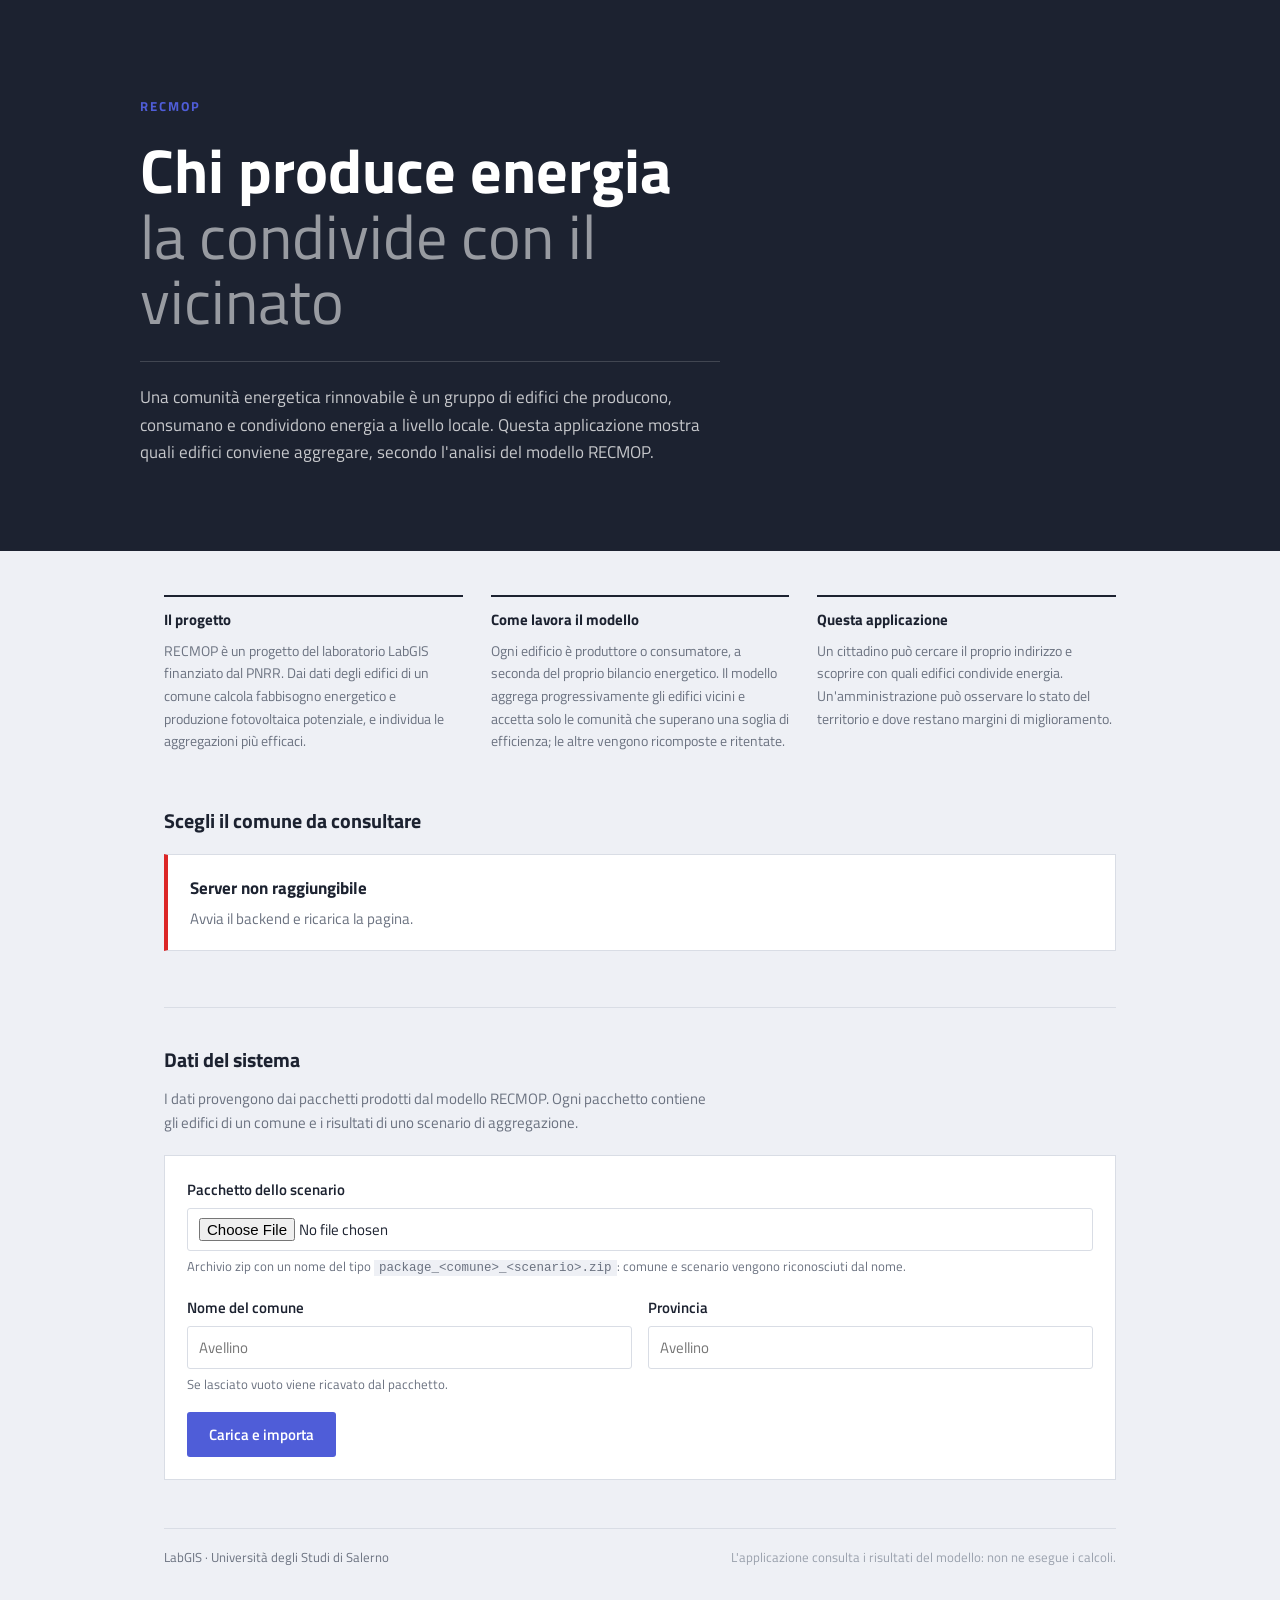
<file: frontend/index.html>
<!DOCTYPE html>
<html lang="it">
<head>
  <meta charset="utf-8">
  <meta name="viewport" content="width=device-width, initial-scale=1">
  <title>RECMOP — Comunità energetiche rinnovabili</title>

  <link rel="preconnect" href="https://fonts.googleapis.com">
  <link rel="preconnect" href="https://fonts.gstatic.com" crossorigin>
  <link href="https://fonts.googleapis.com/css2?family=Titillium+Web:wght@400;600;700&display=swap" rel="stylesheet">

  <link rel="stylesheet" href="css/base.css">
</head>
<body class="avvio">

  <header id="apertura">
    <div class="dentro">
      <p class="progetto">RECMOP</p>
      <h1>
        Chi produce energia<br>
        <span class="secondo">la condivide con il vicinato</span>
      </h1>
      <p class="sommario">
        Una comunità energetica rinnovabile è un gruppo di edifici che producono,
        consumano e condividono energia a livello locale. Questa applicazione mostra
        quali edifici conviene aggregare, secondo l'analisi del modello RECMOP.
      </p>
    </div>
  </header>

  <main id="ingresso">

    <section class="presentazione">
      <div class="voce-presentazione">
        <h2>Il progetto</h2>
        <p>
          RECMOP è un progetto del laboratorio LabGIS finanziato dal PNRR. Dai dati
          degli edifici di un comune calcola fabbisogno energetico e produzione
          fotovoltaica potenziale, e individua le aggregazioni più efficaci.
        </p>
      </div>

      <div class="voce-presentazione">
        <h2>Come lavora il modello</h2>
        <p>
          Ogni edificio è produttore o consumatore, a seconda del proprio bilancio
          energetico. Il modello aggrega progressivamente gli edifici vicini e
          accetta solo le comunità che superano una soglia di efficienza; le altre
          vengono ricomposte e ritentate.
        </p>
      </div>

      <div class="voce-presentazione">
        <h2>Questa applicazione</h2>
        <p>
          Un cittadino può cercare il proprio indirizzo e scoprire con quali edifici
          condivide energia. Un'amministrazione può osservare lo stato del territorio
          e dove restano margini di miglioramento.
        </p>
      </div>
    </section>

    <section>
      <h2 class="titolo-sezione">Scegli il comune da consultare</h2>
      <div id="elenco-comuni">
        <p class="attesa">Caricamento dei comuni disponibili…</p>
      </div>
    </section>

    <section id="sezione-dati">
      <h2 class="titolo-sezione">Dati del sistema</h2>
      <p class="introduzione-sezione">
        I dati provengono dai pacchetti prodotti dal modello RECMOP. Ogni pacchetto
        contiene gli edifici di un comune e i risultati di uno scenario di aggregazione.
      </p>

      <form id="modulo" class="modulo">
        <div class="campo">
          <label for="file">Pacchetto dello scenario</label>
          <input id="file" type="file" accept=".zip" required>
          <p class="aiuto-campo">
            Archivio zip con un nome del tipo
            <code>package_&lt;comune&gt;_&lt;scenario&gt;.zip</code>:
            comune e scenario vengono riconosciuti dal nome.
          </p>
        </div>

        <div class="coppia">
          <div class="campo">
            <label for="nome">Nome del comune</label>
            <input id="nome" type="text" placeholder="Avellino">
            <p class="aiuto-campo">Se lasciato vuoto viene ricavato dal pacchetto.</p>
          </div>
          <div class="campo">
            <label for="provincia">Provincia</label>
            <input id="provincia" type="text" placeholder="Avellino">
          </div>
        </div>

        <button type="submit" id="invia">Carica e importa</button>
      </form>

      <div id="esito"></div>

      <div id="presenti"></div>
    </section>

    <footer>
      <span>LabGIS · Università degli Studi di Salerno</span>
      <span class="precisazione">L'applicazione consulta i risultati del modello: non ne esegue i calcoli.</span>
    </footer>

  </main>

  <script type="module" src="js/ingresso.js"></script>
</body>
</html>
</file>
<file: frontend/css/base.css>
:root {
  --grafite:   #1c2230;
  --grafite-2: #2a3345;
  --indaco:    #4f5dd8;
  --carta:     #ffffff;
  --nebbia:    #eef0f5;
  --testo:     #1c2230;
  --tenue:     #6b7280;
  --bordo:     #d9dde5;
  --peb:       #16a34a;
  --neb:       #dc2626;
}

* { box-sizing: border-box; }

html, body {
  margin: 0;
  height: 100%;
  font-family: "Titillium Web", system-ui, sans-serif;
  color: var(--testo);
  font-size: 15px;
}

#app { display: flex; height: 100%; }

/* --- Colonna di navigazione --- */

#colonna {
  width: 84px;
  flex: 0 0 84px;
  background: var(--grafite);
  color: #fff;
  display: flex;
  flex-direction: column;
  align-items: stretch;
  padding: 14px 0;
  gap: 4px;
}

.marchio {
  font-weight: 700;
  font-size: 19px;
  letter-spacing: .5px;
  text-align: center;
  padding-bottom: 16px;
  margin-bottom: 8px;
  border-bottom: 1px solid rgba(255,255,255,.14);
}

.voce {
  background: none;
  border: 0;
  color: rgba(255,255,255,.72);
  font-family: inherit;
  font-size: 12px;
  padding: 12px 4px;
  cursor: pointer;
  display: flex;
  flex-direction: column;
  align-items: center;
  gap: 5px;
  border-left: 3px solid transparent;
}
.voce .segno { font-size: 19px; line-height: 1; }
.voce:hover { color: #fff; background: rgba(255,255,255,.06); }
.voce.attiva { color: #fff; border-left-color: var(--indaco); background: rgba(79,93,216,.18); }
.voce:focus-visible { outline: 2px solid var(--indaco); outline-offset: -2px; }

/* --- Mappa --- */

#mappa { flex: 1; min-width: 0; height: 100%; }

/* --- Scheda sovrapposta --- */

#scheda {
  position: absolute;
  top: 20px;
  left: 104px;
  width: 370px;
  max-height: calc(100% - 40px);
  overflow-y: auto;
  background: var(--carta);
  border: 1px solid var(--bordo);
  border-radius: 4px;
  box-shadow: 0 10px 34px rgba(28,34,48,.16);
  z-index: 1000;
  padding: 20px 22px 24px;
}
#scheda[hidden] { display: none; }

#chiudi {
  position: absolute;
  top: 12px; right: 12px;
  background: none; border: 0;
  font-size: 15px; color: var(--tenue);
  cursor: pointer; padding: 4px;
}
#chiudi:hover { color: var(--testo); }

/* --- Contenuti della scheda --- */

.ricerca label { display: block; font-weight: 600; margin-bottom: 7px; }
.ricerca .riga { display: flex; gap: 6px; }
.ricerca input {
  flex: 1; padding: 9px 11px;
  border: 1px solid var(--bordo); border-radius: 3px;
  font-family: inherit; font-size: 15px;
}
.ricerca input:focus {
  outline: none; border-color: var(--indaco);
  box-shadow: 0 0 0 3px rgba(79,93,216,.16);
}
.ricerca button {
  padding: 9px 16px; border: 0; border-radius: 3px;
  background: var(--indaco); color: #fff;
  font-family: inherit; font-weight: 600; font-size: 15px; cursor: pointer;
}
.ricerca button:hover { background: #4250c4; }

.aiuto { color: var(--tenue); font-size: 13.5px; line-height: 1.55; margin: 10px 0 0; }

.intestazione { font-size: 21px; font-weight: 700; margin: 0 0 2px; }
.occhiello { color: var(--tenue); font-size: 13.5px; margin: 0 0 16px; }

.ruolo {
  display: inline-block; font-weight: 600; font-size: 13px;
  padding: 2px 10px; border-radius: 2px; margin-bottom: 12px;
}
.ruolo.peb { background: #e7f6ec; color: #136c34; }
.ruolo.neb { background: #fdeaea; color: #a51b1b; }

.dati { border-top: 1px solid var(--bordo); margin-top: 14px; padding-top: 12px; }
.dato { display: flex; justify-content: space-between; gap: 12px; padding: 5px 0; }
.dato .nome { color: var(--tenue); font-size: 14px; }
.dato .valore { font-weight: 600; font-variant-numeric: tabular-nums; }

.titoletto { font-weight: 700; font-size: 15px; margin: 20px 0 8px; }

.membri { display: flex; flex-wrap: wrap; gap: 5px; }
.membro {
  font-size: 13px; font-variant-numeric: tabular-nums;
  padding: 3px 9px; border-radius: 2px; border: 1px solid var(--bordo);
  cursor: pointer; background: #fff;
}
.membro.peb { border-color: #9ad8b0; background: #f1faf4; }
.membro.neb { border-color: #f0b4b4; background: #fdf3f3; }
.membro:hover { border-color: var(--indaco); }

/* --- Avviso di stato --- */

#avviso {
  position: absolute; top: 20px; right: 20px;
  background: var(--grafite); color: #fff;
  padding: 9px 15px; border-radius: 3px;
  font-size: 13.5px; z-index: 1000;
  max-width: 300px;
}
#avviso[hidden] { display: none; }

/* --- Legenda --- */

.legenda {
  background: var(--carta);
  border: 1px solid var(--bordo);
  padding: 9px 13px; border-radius: 3px;
  font-size: 13px; line-height: 1.75;
}
.legenda .voce-legenda { display: flex; align-items: center; gap: 8px; }
.legenda .campione { width: 13px; height: 13px; flex: 0 0 13px; border-radius: 2px; }

/* --- Schermi piccoli --- */

@media (max-width: 760px) {
  #app { flex-direction: column-reverse; }
  #colonna {
    width: auto; flex: 0 0 auto;
    flex-direction: row; justify-content: space-around;
    padding: 0; gap: 0;
  }
  .marchio { display: none; }
  .voce { border-left: 0; border-top: 3px solid transparent; flex: 1; }
  .voce.attiva { border-left: 0; border-top-color: var(--indaco); }

  #scheda {
    top: auto; bottom: 0; left: 0;
    width: 100%; max-height: 55%;
    border-radius: 12px 12px 0 0;
  }
    #avviso { top: 12px; right: 12px; left: auto; bottom: auto; max-width: 60%; }
}

/* --- Cifre d'insieme --- */

.cifre {
  display: grid;
  grid-template-columns: 1fr 1fr;
  gap: 1px;
  background: var(--bordo);
  border: 1px solid var(--bordo);
  margin: 16px 0 4px;
}
.cifra { background: var(--carta); padding: 13px 14px; }
.cifra .grande {
  display: block; font-size: 26px; font-weight: 700;
  line-height: 1.1; font-variant-numeric: tabular-nums;
}
.cifra .minuta { display: block; font-size: 12.5px; color: var(--tenue); margin-top: 3px; }

/* --- Tabella delle comunità --- */

.tabella { width: 100%; border-collapse: collapse; font-size: 13.5px; }
.tabella th {
  text-align: left; font-weight: 600; color: var(--tenue);
  border-bottom: 1px solid var(--bordo); padding: 6px 4px;
}
.tabella td { padding: 6px 4px; border-bottom: 1px solid var(--nebbia); }
.tabella .num { text-align: right; font-variant-numeric: tabular-nums; }
.tabella .codice {
  font-variant-numeric: tabular-nums;
  max-width: 150px; overflow: hidden; text-overflow: ellipsis; white-space: nowrap;
}
.tabella tbody tr { cursor: pointer; }
.tabella tbody tr:hover { background: var(--nebbia); }

/* --- Selettore di scenario --- */

.scenario {
  margin-top: auto;
  padding: 14px 8px 4px;
  border-top: 1px solid rgba(255,255,255,.14);
  display: flex;
  flex-direction: column;
  gap: 4px;
}
.scenario .dicitura {
  font-size: 11px;
  color: rgba(255,255,255,.55);
  text-align: center;
  margin-bottom: 4px;
}
.scenario .scelta {
  background: none;
  border: 1px solid rgba(255,255,255,.2);
  border-radius: 2px;
  color: rgba(255,255,255,.75);
  font-family: inherit;
  font-size: 11.5px;
  padding: 6px 2px;
  cursor: pointer;
}
.scenario .scelta:hover { border-color: rgba(255,255,255,.45); color: #fff; }
.scenario .scelta.attiva {
  background: var(--indaco);
  border-color: var(--indaco);
  color: #fff;
  font-weight: 600;
}

@media (max-width: 760px) {
  .scenario {
    margin-top: 0;
    border-top: 0;
    padding: 4px 8px;
    flex-direction: row;
    align-items: center;
  }
  .scenario .dicitura { display: none; }
}

/* --- Pagina iniziale --- */

body.avvio {
  background: var(--nebbia);
  color: var(--testo);
  display: block;
  padding: 0;
  overflow-y: auto;
}

/* Apertura: la parte forte della pagina */

#apertura {
  background: var(--grafite);
  color: #fff;
  padding: 96px 24px 84px;
}
#apertura .dentro { max-width: 1000px; margin: 0 auto; }

#apertura .progetto {
  font-weight: 700;
  font-size: 13px;
  letter-spacing: 2px;
  color: var(--indaco);
  margin: 0 0 22px;
}

#apertura h1 {
  font-size: clamp(34px, 6vw, 62px);
  line-height: 1.06;
  font-weight: 700;
  margin: 0 0 26px;
  max-width: 16ch;
}
#apertura h1 .secondo {
  color: rgba(255,255,255,.55);
  font-weight: 400;
}

#apertura .sommario {
  font-size: 17px;
  line-height: 1.62;
  color: rgba(255,255,255,.75);
  max-width: 58ch;
  margin: 0;
  padding-top: 22px;
  border-top: 1px solid rgba(255,255,255,.16);
}

/* Corpo della pagina, su fondo chiaro */

#ingresso {
  max-width: 1000px;
  margin: 0 auto;
  padding: 44px 24px 56px;
}

.presentazione {
  display: grid;
  grid-template-columns: repeat(3, 1fr);
  gap: 28px;
  margin-bottom: 52px;
}
.voce-presentazione h2 {
  font-size: 15px;
  font-weight: 700;
  margin: 0 0 9px;
  padding-top: 11px;
  border-top: 2px solid var(--grafite);
}
.voce-presentazione p {
  font-size: 14px;
  line-height: 1.62;
  color: var(--tenue);
  margin: 0;
}

.titolo-sezione {
  font-size: 20px;
  font-weight: 700;
  margin: 0 0 18px;
}

.attesa { color: var(--tenue); }

/* Comuni */

.comune {
  background: var(--carta);
  border: 1px solid var(--bordo);
  padding: 20px 22px 22px;
  margin-bottom: 14px;
}
.comune .testata { display: flex; align-items: baseline; gap: 10px; margin-bottom: 16px; }
.comune h2 { font-size: 26px; margin: 0; font-weight: 700; }
.comune .provincia { color: var(--tenue); font-size: 14px; }
.comune .conteggio {
  margin-left: auto; color: var(--tenue);
  font-size: 14px; font-variant-numeric: tabular-nums;
}

.scenari { display: grid; grid-template-columns: 1fr 1fr; gap: 10px; }

.scenario-scelta {
  display: block; text-decoration: none; color: inherit;
  border: 1px solid var(--bordo);
  padding: 14px 16px;
  transition: background .12s, border-color .12s, color .12s;
}
.scenario-scelta:hover {
  background: var(--indaco); border-color: var(--indaco); color: #fff;
}
.scenario-scelta:hover .dettaglio,
.scenario-scelta:hover .esiti { color: rgba(255,255,255,.8); }
.scenario-scelta:focus-visible { outline: 2px solid var(--grafite); outline-offset: 2px; }
.scenario-scelta .nome { display: block; font-weight: 600; font-size: 16px; margin-bottom: 3px; }
.scenario-scelta .dettaglio { display: block; font-size: 13px; color: var(--tenue); margin-bottom: 8px; }
.scenario-scelta .esiti {
  display: block; font-size: 12.5px; color: var(--tenue);
  font-variant-numeric: tabular-nums;
}

#ingresso footer {
  margin-top: 48px; padding-top: 18px;
  border-top: 1px solid var(--bordo);
  color: var(--tenue); font-size: 13px;
  display: flex; justify-content: space-between; gap: 20px; flex-wrap: wrap;
}
#ingresso footer .precisazione { color: #9aa1ad; }

a.marchio { text-decoration: none; color: inherit; display: block; font-size: 14px; }
a.marchio:hover { color: #fff; }

@media (max-width: 860px) {
  .presentazione { grid-template-columns: 1fr; gap: 22px; }
  #apertura { padding: 60px 20px 52px; }
  .scenari { grid-template-columns: 1fr; }
}

/* --- Grafici --- */

.grafico {
  position: relative;
  height: 190px;
  margin: 6px 0 4px;
}
.didascalia {
  font-size: 12.5px;
  color: var(--tenue);
  line-height: 1.5;
  margin: 0 0 18px;
}

/* --- Pagina di gestione --- */

#apertura.ridotta { padding: 44px 24px 40px; }
#apertura.ridotta h1 { font-size: clamp(28px, 4vw, 40px); margin-bottom: 16px; }

.ritorno {
  display: inline-block;
  color: rgba(255,255,255,.65);
  text-decoration: none;
  font-size: 14px;
  margin-bottom: 20px;
}
.ritorno:hover { color: #fff; }

.modulo {
  background: var(--carta);
  border: 1px solid var(--bordo);
  padding: 22px;
  margin-bottom: 18px;
}
.campo { margin-bottom: 18px; }
.campo label { display: block; font-weight: 600; margin-bottom: 7px; }
.campo input[type="text"],
.campo input[type="file"] {
  width: 100%;
  padding: 9px 11px;
  border: 1px solid var(--bordo);
  border-radius: 3px;
  font-family: inherit;
  font-size: 15px;
  background: #fff;
}
.campo input:focus {
  outline: none; border-color: var(--indaco);
  box-shadow: 0 0 0 3px rgba(79,93,216,.16);
}
.aiuto-campo { color: var(--tenue); font-size: 13px; line-height: 1.5; margin: 6px 0 0; }
.aiuto-campo code { background: var(--nebbia); padding: 1px 5px; font-size: 12.5px; }

.coppia { display: grid; grid-template-columns: 1fr 1fr; gap: 16px; }

.modulo button[type="submit"] {
  padding: 11px 22px; border: 0; border-radius: 3px;
  background: var(--indaco); color: #fff;
  font-family: inherit; font-weight: 600; font-size: 15px; cursor: pointer;
}
.modulo button[type="submit"]:hover { background: #4250c4; }
.modulo button[type="submit"]:disabled { background: #a8aec9; cursor: default; }

/* Esito dell'operazione */

.esito {
  border: 1px solid var(--bordo);
  border-left-width: 4px;
  background: var(--carta);
  padding: 16px 18px;
  margin-bottom: 36px;
  font-size: 14px;
}
.esito:empty { display: none; }
.esito strong { display: block; font-size: 16px; margin-bottom: 6px; }
.esito p { margin: 4px 0 0; color: var(--tenue); }
.esito.buono { border-left-color: var(--peb); }
.esito.problema { border-left-color: var(--neb); }
.esito.attesa { border-left-color: var(--indaco); }

.resoconto { margin: 8px 0 0; padding-left: 18px; color: var(--tenue); line-height: 1.7; }
.avvisi { color: #a16207; }

/* Pulsanti di rimozione */

.rimuovi {
  background: none;
  border: 1px solid var(--bordo);
  border-radius: 3px;
  color: var(--tenue);
  font-family: inherit;
  font-size: 13px;
  padding: 4px 10px;
  cursor: pointer;
}
.rimuovi:hover { border-color: var(--neb); color: var(--neb); }
.rimuovi.comune-intero { margin-top: 14px; }

@media (max-width: 620px) {
  .coppia { grid-template-columns: 1fr; }
}

.collegamento-gestione { color: var(--indaco); text-decoration: none; font-weight: 600; }
.collegamento-gestione:hover { text-decoration: underline; }

/* --- Stato vuoto della home --- */

.invito {
  background: var(--carta);
  border: 1px solid var(--bordo);
  border-left: 4px solid var(--indaco);
  padding: 26px 28px 28px;
}
.invito h3 { font-size: 19px; font-weight: 700; margin: 0 0 10px; }
.invito p {
  color: var(--tenue);
  line-height: 1.6;
  margin: 0 0 20px;
  max-width: 62ch;
}

.azione {
  display: inline-block;
  background: var(--indaco);
  color: #fff;
  text-decoration: none;
  font-weight: 600;
  padding: 11px 22px;
  border-radius: 3px;
}
.azione:hover { background: #4250c4; }

.segnalazione {
  background: var(--carta);
  border: 1px solid var(--bordo);
  border-left: 4px solid var(--neb);
  padding: 20px 22px;
}
.segnalazione h3 { font-size: 17px; margin: 0 0 6px; }
.segnalazione p { color: var(--tenue); margin: 0; }

/* --- Sezione dati nella home --- */

#sezione-dati {
  margin-top: 56px;
  padding-top: 36px;
  border-top: 1px solid var(--bordo);
}

.introduzione-sezione {
  color: var(--tenue);
  line-height: 1.6;
  max-width: 68ch;
  margin: -6px 0 20px;
}

.sottotitolo-sezione {
  font-size: 16px;
  font-weight: 700;
  margin: 34px 0 14px;
}

.riepilogo {
  background: var(--carta);
  border: 1px solid var(--bordo);
  padding: 18px 20px 20px;
  margin-bottom: 12px;
}
.riepilogo .testata { display: flex; align-items: baseline; gap: 12px; margin-bottom: 12px; }
.riepilogo h2 { font-size: 20px; margin: 0; font-weight: 700; }
.riepilogo .conteggio {
  color: var(--tenue); font-size: 14px; font-variant-numeric: tabular-nums;
}
.riepilogo .comune-intero { margin-left: auto; }

.legenda .filetto {
  width: 13px; height: 0; flex: 0 0 13px;
  border-top: 1px solid var(--grafite);
}

/* --- Spiegazione in linguaggio semplice --- */

.racconto {
  background: var(--nebbia);
  border-left: 3px solid var(--indaco);
  padding: 13px 15px;
  margin: 18px 0 4px;
  font-size: 14.5px;
  line-height: 1.55;
}
.racconto p { margin: 0 0 9px; }
.racconto p:last-child { margin-bottom: 0; }

.membro:hover {
  border-color: var(--indaco);
  background: #eef0fd;
  box-shadow: 0 0 0 2px rgba(79,93,216,.2);
}

/* --- Controllo dei livelli --- */

#livelli { position: absolute; top: 66px; right: 20px; z-index: 1000; }

#apri-livelli {
  background: var(--carta);
  border: 1px solid var(--bordo);
  border-radius: 3px;
  padding: 8px 14px;
  font-family: inherit;
  font-size: 13.5px;
  font-weight: 600;
  cursor: pointer;
  box-shadow: 0 2px 8px rgba(28,34,48,.12);
}
#apri-livelli:hover { border-color: var(--indaco); color: var(--indaco); }

#pannello-livelli {
  margin-top: 6px;
  background: var(--carta);
  border: 1px solid var(--bordo);
  border-radius: 3px;
  padding: 12px 14px 14px;
  box-shadow: 0 6px 20px rgba(28,34,48,.16);
  width: 250px;
}
#pannello-livelli[hidden] { display: none; }

#pannello-livelli .gruppo {
  font-size: 11.5px;
  font-weight: 700;
  color: var(--tenue);
  letter-spacing: .4px;
  margin: 12px 0 5px;
}
#pannello-livelli .gruppo:first-child { margin-top: 0; }

#pannello-livelli label {
  display: flex;
  align-items: center;
  gap: 7px;
  font-size: 13.5px;
  padding: 3px 0;
  cursor: pointer;
}

@media (max-width: 760px) {
    #livelli { left: auto; right: 12px; top: 58px; }
}

#pannello-livelli select {
  width: 100%;
  padding: 6px 8px;
  border: 1px solid var(--bordo);
  border-radius: 3px;
  font-family: inherit;
  font-size: 13.5px;
  background: #fff;
  cursor: pointer;
}
#pannello-livelli select:focus {
  outline: none; border-color: var(--indaco);
}

.legenda .titolo-legenda {
  font-size: 11.5px;
  font-weight: 700;
  color: var(--tenue);
  letter-spacing: .4px;
  margin: 0 0 5px;
}

/* --- Scelta del profilo nella home --- */

.scenario-riga {
  display: grid;
  grid-template-columns: 1fr auto;
  gap: 18px;
  align-items: center;
  border: 1px solid var(--bordo);
  padding: 14px 16px;
  margin-bottom: 10px;
}
.scenario-testo .nome { display: block; font-weight: 600; font-size: 16px; margin-bottom: 2px; }
.scenario-testo .dettaglio { display: block; font-size: 13px; color: var(--tenue); margin-bottom: 6px; }
.scenario-testo .esiti {
  display: block; font-size: 12.5px; color: var(--tenue);
  font-variant-numeric: tabular-nums;
}

.scenario-profili
{ 
  display: grid; 
  grid-template-columns: 1fr 1fr;
  gap: 8px;
  align-items: stretch;
}

.profilo {
  display: flex;
  flex-direction: column;
  justify-content: center;
  height: 100%;
  text-decoration: none;
  color: inherit;
  border: 1px solid var(--bordo);
  padding: 10px 14px;
  transition: background .12s, border-color .12s, color .12s;
}
.profilo:hover { background: var(--indaco); border-color: var(--indaco); color: #fff; }
.profilo:hover .descrizione-profilo { color: rgba(255,255,255,.8); }
.profilo .titolo-profilo { display: block; font-weight: 600; font-size: 14.5px; }
.profilo .descrizione-profilo { display: block; font-size: 12.5px; color: var(--tenue); margin-top: 2px; }

/* --- Indicazione del profilo nella mappa --- */

.profilo-attivo {
  font-size: 10.5px;
  letter-spacing: .4px;
  text-align: center;
  color: rgba(255,255,255,.55);
  margin: -6px 0 10px;
}

#livelli[hidden] { display: none; }
.voce[hidden] { display: none; }

@media (max-width: 860px) {
  .scenario-riga { grid-template-columns: 1fr; }
  .scenario-profili {
     display: grid; 
     grid-template-columns: 1fr 1fr; }
}

.spiegazione-tema {
  font-size: 12px;
  line-height: 1.45;
  color: var(--tenue);
  margin: 7px 0 2px;
  hyphens: auto;
}

.membri-tabella tbody tr.peb td:first-child 
{ 
  border-left: 3px solid var(--peb); padding-left: 7px; 
}

.membri-tabella tbody tr.neb td:first-child
{ 
  border-left: 3px solid var(--neb); padding-left: 7px; 
}

.membri-tabella tbody tr:hover 
{
  background: #eef0fd;
}

.azione-scheda {
  display: block;
  text-align: center;
  background: var(--indaco);
  color: #fff;
  text-decoration: none;
  font-weight: 600;
  padding: 11px;
  border-radius: 3px;
  margin-top: 22px;
}
.azione-scheda:hover { background: #4250c4; }

.riga-scenario {
  display: flex;
  justify-content: space-between;
  gap: 10px;
  padding: 7px 0;
  border-bottom: 1px solid var(--nebbia);
  font-size: 13.5px;
}
.riga-scenario.corrente 
{
   font-weight: 600;
}

.riga-scenario .nome-scenario
{
   text-transform: capitalize;
}

.riga-scenario .esito-scenario
{
  color: var(--tenue); text-align: right;
}

.riga-scenario .esito-scenario.assente 
{ 
  font-style: italic; 
}

/* --- Filtri e confronto nella vista territorio --- */

.filtri {
  display: grid;
  grid-template-columns: 1fr 1fr;
  gap: 10px;
  margin-bottom: 12px;
}
.filtro.ampio { grid-column: 1 / -1; }
.filtro label {
  display: block;
  font-size: 12px;
  font-weight: 600;
  color: var(--tenue);
  margin-bottom: 4px;
}
.filtro select,
.filtro input {
  width: 100%;
  padding: 7px 9px;
  border: 1px solid var(--bordo);
  border-radius: 3px;
  font-family: inherit;
  font-size: 13.5px;
  background: #fff;
}
.filtro select:focus,
.filtro input:focus {
  outline: none; border-color: var(--indaco);
  box-shadow: 0 0 0 3px rgba(79,93,216,.14);
}

.tabella-cer .scegli { cursor: pointer; }

.confronto-cer th { font-weight: 600; }
.confronto-cer tbody th {
  text-align: left; color: var(--tenue); font-weight: 400;
}
.confronto-cer td {
  text-align: right;
  font-variant-numeric: tabular-nums;
}
.confronto-cer td.migliore 
{
   font-weight: 700; color: var(--testo); 
}
</file>
